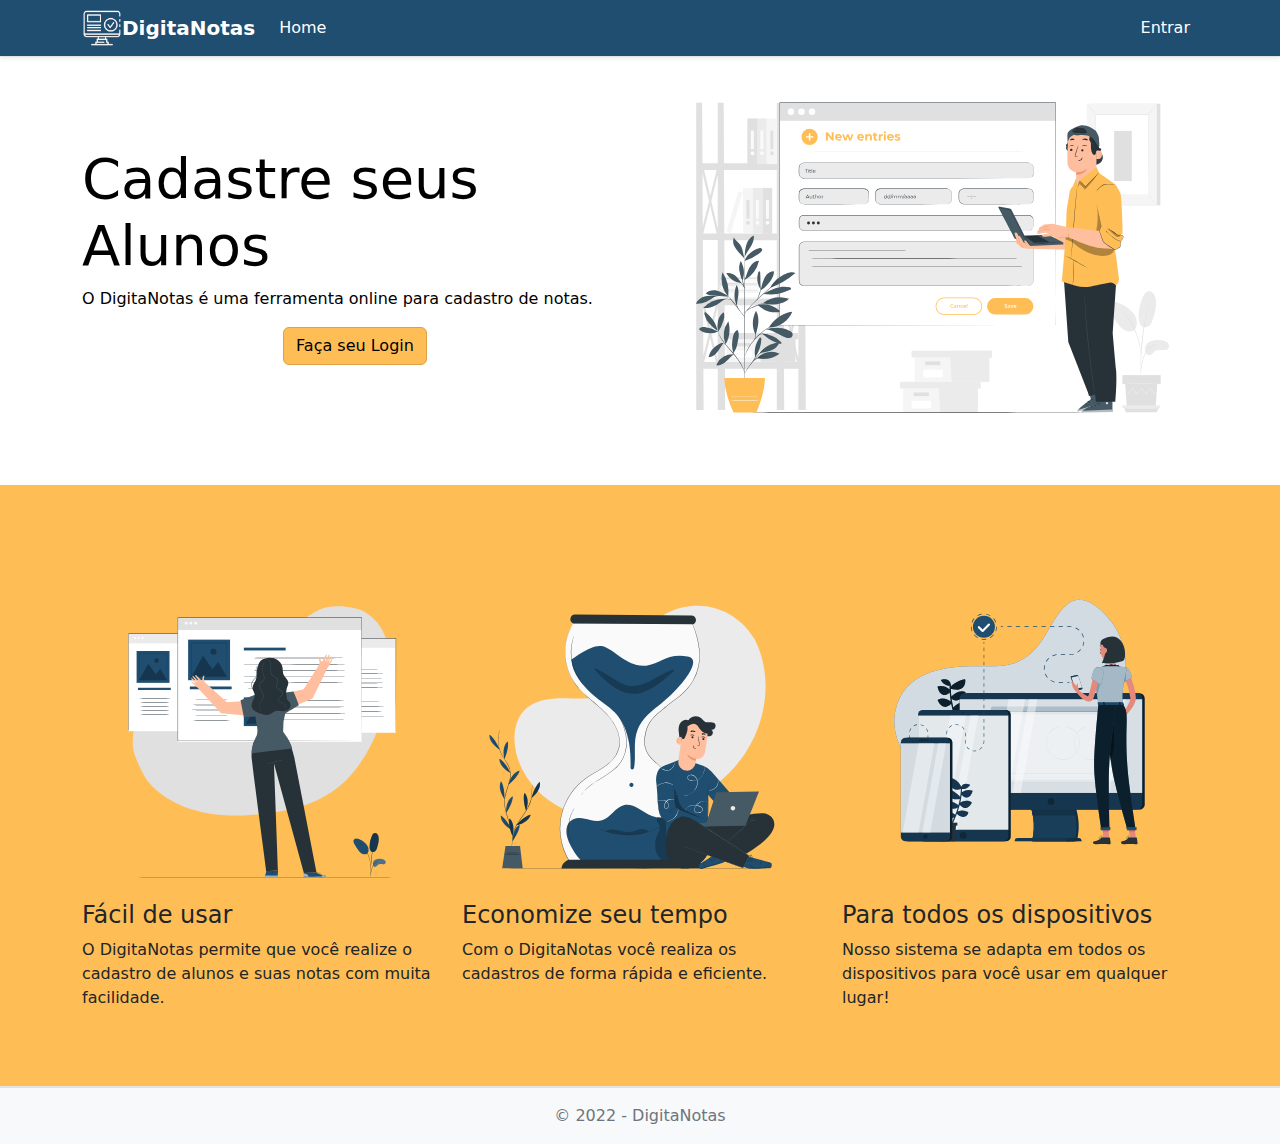
<file: index.html>
<!DOCTYPE html>
<html lang="pt-br">
    <head>
        <meta charset="UTF-8">
        <meta http-equiv="X-UA-Compatible" content="IE=edge">
        <meta name="viewport" content="width=device-width, initial-scale=1.0">
        <link rel="stylesheet" href="bootstrap-5.2.2-dist/css/bootstrap.min.css">
        <link rel="stylesheet" href="css/styles.css">
        <title>DigitaNotas | Home</title>
    </head>
    <body>
        <header>
            <nav class="navbar navbar-expand-lg navbar-dark navbar-custom border-bottom shadow-sm mb-3">
                <div class="container">
                    <img src="img/logo.png" alt="" style="width: 40px;">
                    <a class="navbar-brand" href="index.html">
                        <b>DigitaNotas</b>
                    </a>
                    <button
                        class="navbar-toggler"
                        type="button"
                        data-bs-toggle="collapse"
                        data-bs-target=".navbar-collapse"
                    >
                        <span class="navbar-toggler-icon"></span>
                    </button>
                    <div class="collapse navbar-collapse">
                        <ul class="navbar-nav flex-grow-1">
                            <li class="nav-item">
                                <a class="nav-link text-white" href="index.html">Home</a>
                            </li>
                        </ul>
                        <div class="align-self-end">
                            <ul class="navbar-nav">
                                <li class="nav-item">
                                    <a href="login.html" class="nav-link text-white">Entrar</a>
                                </li>
                            </ul>
                        </div>
                    </div>
                </div>
            </nav>
        </header>
        
        <section id="home">
            <div class="container">
                <div class="row">
                    <div class="col-md-6 d-flex">
                        <div class="align-self-center">
                            <h1 class="display-4">Cadastre seus Alunos</h1>
                            <p>
                                O DigitaNotas é uma ferramenta online para cadastro de notas.
                            </p>
                            <div class="text-center">
                                <a href="login.html" class="btn btn-secondary">Faça seu Login</a>
                            </div>
                        </div>
                    </div>
                    <div class="col-md-6 d-none d-md-block">
                        <img src="img/cadastro.svg">
                    </div>
                </div>
            </div>
        </section>
        <br>
        <br>
        <section class="caixa" style="background-color: #ffbe55;">
            <div class="container">
                <div class="row">
                    <div class="col-md-4">
                        <img src="img/usabilidade.svg" class="img-fluid">
                        <h4>Fácil de usar</h4>
                        <p>
                            O DigitaNotas permite que você realize o cadastro de alunos e suas notas com muita facilidade.
                        </p>
                    </div>
                    <div class="col-md-4">
                        <img src="img/tempo.svg" class="img-fluid">
                        <h4>Economize seu tempo</h4>
                        <p>
                            Com o DigitaNotas você realiza os cadastros de forma rápida e eficiente.
                        </p>
                    </div>
                    <div class="col-md-4">
                        <img src="img/responsividade.svg" class="img-fluid">
                        <h4>Para todos os dispositivos</h4>
                        <p>
                            Nosso sistema se adapta em todos os dispositivos para você usar em qualquer lugar!
                        </p>
                    </div>
                </div>
            </div>
        </section>
        
        <footer class="border-top text-muted bg-light">
            <div class="container">
                <div class="row py-3">
                    <div class="col-12 col-md-12 text-center">
                        &copy; 2022 - DigitaNotas
                    </div>
                </div>
            </div>
        </footer>

        <script src="bootstrap-5.2.2-dist/js/bootstrap.bundle.min.js"></script>
    </body>
</html>
</file>
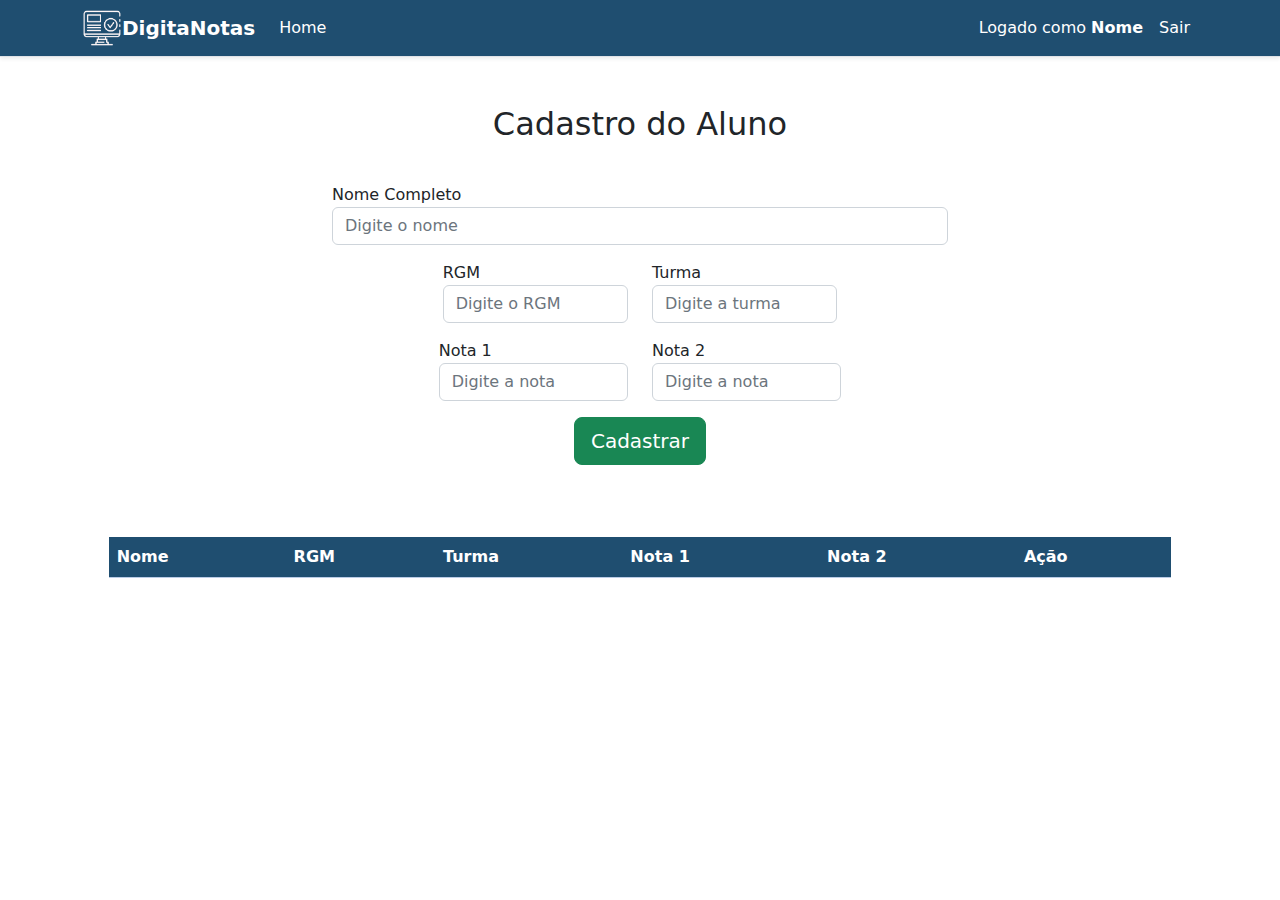
<file: cadastro.html>
<!DOCTYPE html>
<html lang="pt-br">
    <head>
        <meta charset="UTF-8">
        <meta http-equiv="X-UA-Compatible" content="IE=edge">
        <meta name="viewport" content="width=device-width, initial-scale=1.0">
        <link rel="stylesheet" href="bootstrap-5.2.2-dist/css/bootstrap.min.css">
        <link rel="stylesheet" href="css/styles.css">
        <title>DigitaNotas | Cadastro</title>
    </head>
    <body>
        <header>
            <nav class="navbar navbar-expand-lg navbar-dark navbar-custom border-bottom shadow-sm mb-3">
                <div class="container">
                    <img src="img/logo.png" alt="" style="width: 40px;">
                    <a class="navbar-brand" href="index.html">
                        <b>DigitaNotas</b>
                    </a>
                    <button class="navbar-toggler"
                        type="button"
                        data-bs-toggle="collapse"
                        data-bs-target=".navbar-collapse"
                    >
                        <span class="navbar-toggler-icon"></span>
                    </button>
                    <div class="collapse navbar-collapse">
                        <ul class="navbar-nav flex-grow-1">
                            <li class="nav-item">
                                <a class="nav-link text-white" href="index.html">Home</a>
                            </li>
                        </ul>
                        <div class="align-self-end">
                            <ul class="navbar-nav">
                                <li class="nav-item">
                                    <a href="#" class="nav-link text-white">Logado como <b>Nome</b></a>
                                </li>
                                <li class="nav-item">
                                    <a href="login.html" class="nav-link text-white">Sair</a>
                                </li>
                            </ul>
                        </div>
                    </div>
                </div>
            </nav>
        </header>
        
        <main>
            <div class="container2 mt-5">
                <h2 class="titulo">Cadastro do Aluno</h2>
                <div class="main row justify-content-center">
                    <form
                        action=""
                        id="student-form"
                        class="row justify-content-center mb-4"
                        autocomplete="off"
                    >
                        <div class="col-sm-10 col-md-8 col-lg-6 mb-3">
                            <label for="nome">Nome Completo</label>
                            <input
                                class="form-control"
                                id="nome"
                                type="text"
                                placeholder="Digite o nome"
                                required
                            >
                        </div>
                        <div class="row justify-content-center">
                            <div class="col-sm-8 col-md-4 col-lg-2 mb-3">
                                <label for="rgm">RGM</label>
                                <input
                                    class="form-control"
                                    id="rgm"
                                    type="text"
                                    placeholder="Digite o RGM"
                                    required
                                >
                            </div>
                            <div class="col-sm-8 col-md-4 col-lg-2 mb-3">
                                <label for="turma">Turma</label>
                                <input
                                    class="form-control"
                                    id="turma"
                                    type="text"
                                    placeholder="Digite a turma"
                                    required
                                >
                            </div>
                        </div>
                        <div class="col-sm-8 col-md-4 col-lg-2 mb-3">
                            <label for="nota1">Nota 1</label>
                            <input
                                class="form-control"
                                id="nota1"
                                type="text"
                                placeholder="Digite a nota"
                                required
                            >
                        </div>
                        <div class="col-sm-8 col-md-4 col-lg-2 mb-3">
                            <label for="nota2">Nota 2</label>
                            <input
                                class="form-control"
                                id="nota2"
                                type="text"
                                placeholder="Digite a nota"
                                required
                            >
                        </div>
                        <div class="col-10">
                            <div class="text-center">
                                <button class="btn btn-lg btn-success" type="submit" value="Submit">Cadastrar</button>
                            </div>
                        </div>
                    </form>
                    <div class="col-10 mt-5 col-md-10">
                        <table class="table table-striped table-primary table-custom">
                            <thead>
                                <tr>
                                    <th>Nome</th>
                                    <th>RGM</th>
                                    <th>Turma</th>
                                    <th>Nota 1</th>
                                    <th>Nota 2</th>
                                    <th>Ação</th>
                                </tr>
                            </thead>
                            <tbody id="student-list"></tbody>
                        </table>
                    </div>
                </div>
            </div>
        </main>

        <script src="bootstrap-5.2.2-dist/js/bootstrap.bundle.min.js"></script>
        <script src="js/cadastro.js"></script>
    </body>
</html>
</file>
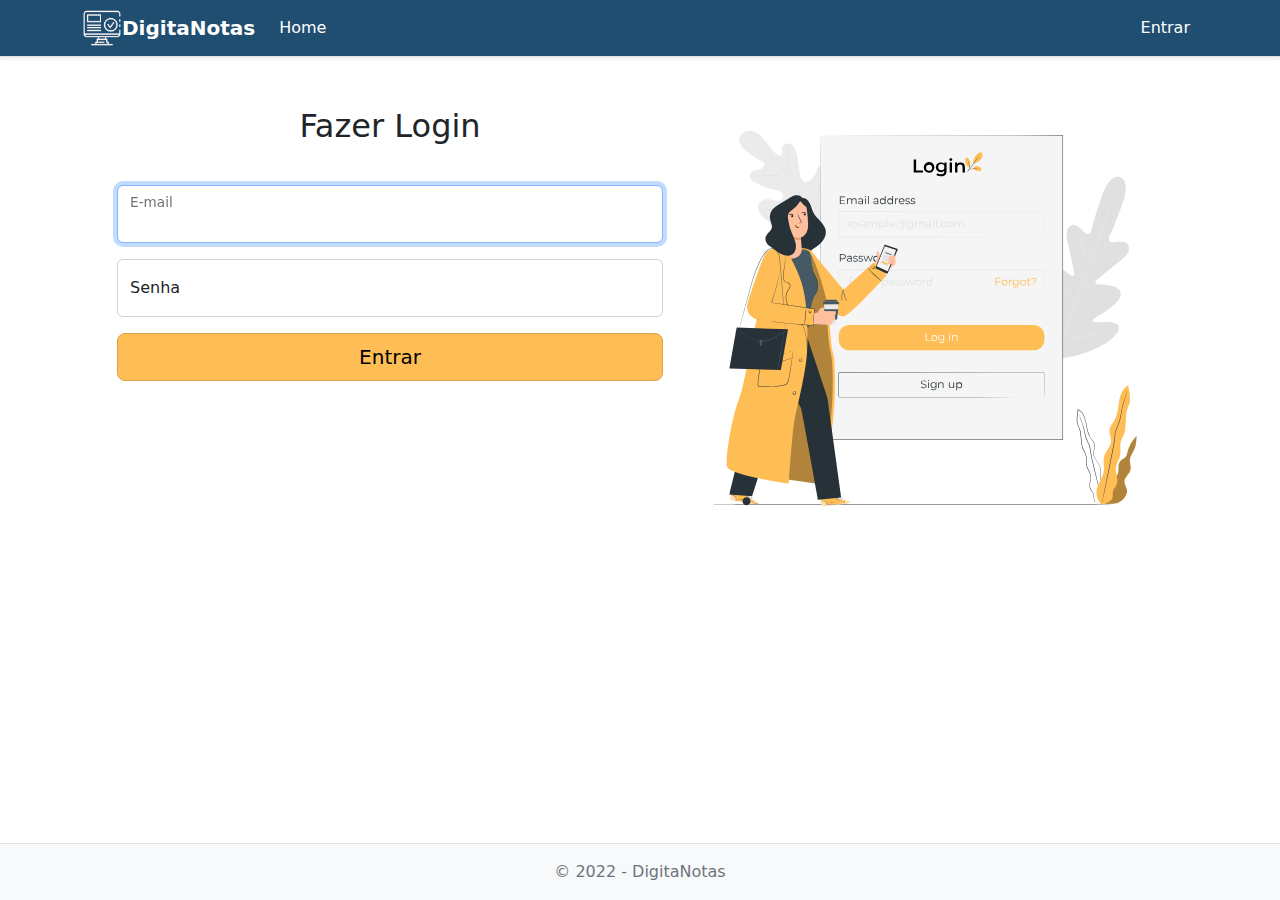
<file: login.html>
<!DOCTYPE html>
<html lang="pt-br">
    <head>
        <meta charset="UTF-8">
        <meta http-equiv="X-UA-Compatible" content="IE=edge">
        <meta name="viewport" content="width=device-width, initial-scale=1.0">
        <link rel="stylesheet" href="bootstrap-5.2.2-dist/css/bootstrap.min.css">
        <link rel="stylesheet" href="css/styles.css">
        <title>DigitaNotas | Login</title>
    </head>
    <body>
        <div class="d-flex flex-column wrapper">
            <header>
                <nav class="navbar navbar-expand-lg navbar-dark navbar-custom border-bottom shadow-sm mb-3">
                    <div class="container">
                        <img src="img/logo.png" alt="" style="width: 40px;">
                        <a class="navbar-brand" href="index.html">
                            <b>DigitaNotas</b>
                        </a>
                        <button
                            class="navbar-toggler"
                            type="button"
                            data-bs-toggle="collapse"
                            data-bs-target=".navbar-collapse"
                        >
                            <span class="navbar-toggler-icon"></span>
                        </button>
                        <div class="collapse navbar-collapse">
                            <ul class="navbar-nav flex-grow-1">
                                <li class="nav-item">
                                    <a class="nav-link text-white" href="index.html">Home</a>
                                </li>
                            </ul>
                            <div class="align-self-end">
                                <ul class="navbar-nav">
                                    <li class="nav-item">
                                        <a href="login.html" class="nav-link text-white">Entrar</a>
                                    </li>
                                </ul>
                            </div>
                        </div>
                    </div>
                </nav>
            </header>

            <main class="flex-fill">
                <div class="container">
                    <div class="row justify-content-center">
                        <form class="col-sm-10 col-md-8 col-lg-6">
                            <br>
                            <h2 class="titulo">Fazer Login</h2>
                            <div class="form-floating mb-3">
                                <input
                                    type="email"
                                    id="email"
                                    class="form-control"
                                    placeholder=" "
                                    autofocus
                                    required
                                >
                                <label for="email">E-mail</label>
                            </div>
                            <div class="form-floating mb-3">
                                <input
                                    type="password"
                                    id="senha"
                                    class="form-control"
                                    placeholder=" "
                                    required
                                >
                                <label for="senha">Senha</label>
                            </div>
                            <div class="text-center">
                                <button
                                    type="button"
                                    onclick="logar()"
                                    class="btn btn-lg btn-secondary"
                                    style="width: 100%;"
                                >Entrar</button>
                            </div>
                        </form>
                        <img src="img/login.svg" style="width: 500px;" alt="">
                    </div>
                </div>
            </main>

            <footer class="border-top text-muted bg-light">
                <div class="container">
                    <div class="row py-3">
                        <div class="col-12 col-md-12 text-center">
                            &copy; 2022 - DigitaNotas
                        </div>
                    </div>
                </div>
            </footer>
        </div>
        
        <script src="bootstrap-5.2.2-dist/js/bootstrap.bundle.min.js"></script>
        <script src="js/login.js"></script>
    </body>
</html>
</file>
<file: css/styles.css>
body {
    min-width: 372px;
}

#home {
	background: white;
	color: black;
}

.caixa {
	padding: 60px 0;
	border-bottom: 1px solid #e5e5e5;
}

.wrapper {
    min-height: 100vh;
}

.titulo {
    text-align: center;
    margin-top: 10px;
    margin-bottom: 40px;
}

.btn-secondary {
    color: #000;
    background-color: #ffbe55;
    border-color: #dda147;
}

.btn-secondary:hover {
    color: #000;
    background-color: #c9852c;
    border-color: #ac6625;
}

.navbar-custom {
    background-color: #1f4e70;
}

.table-custom th {
    color: #fff;
    background-color: #1f4e70;
}
</file>
